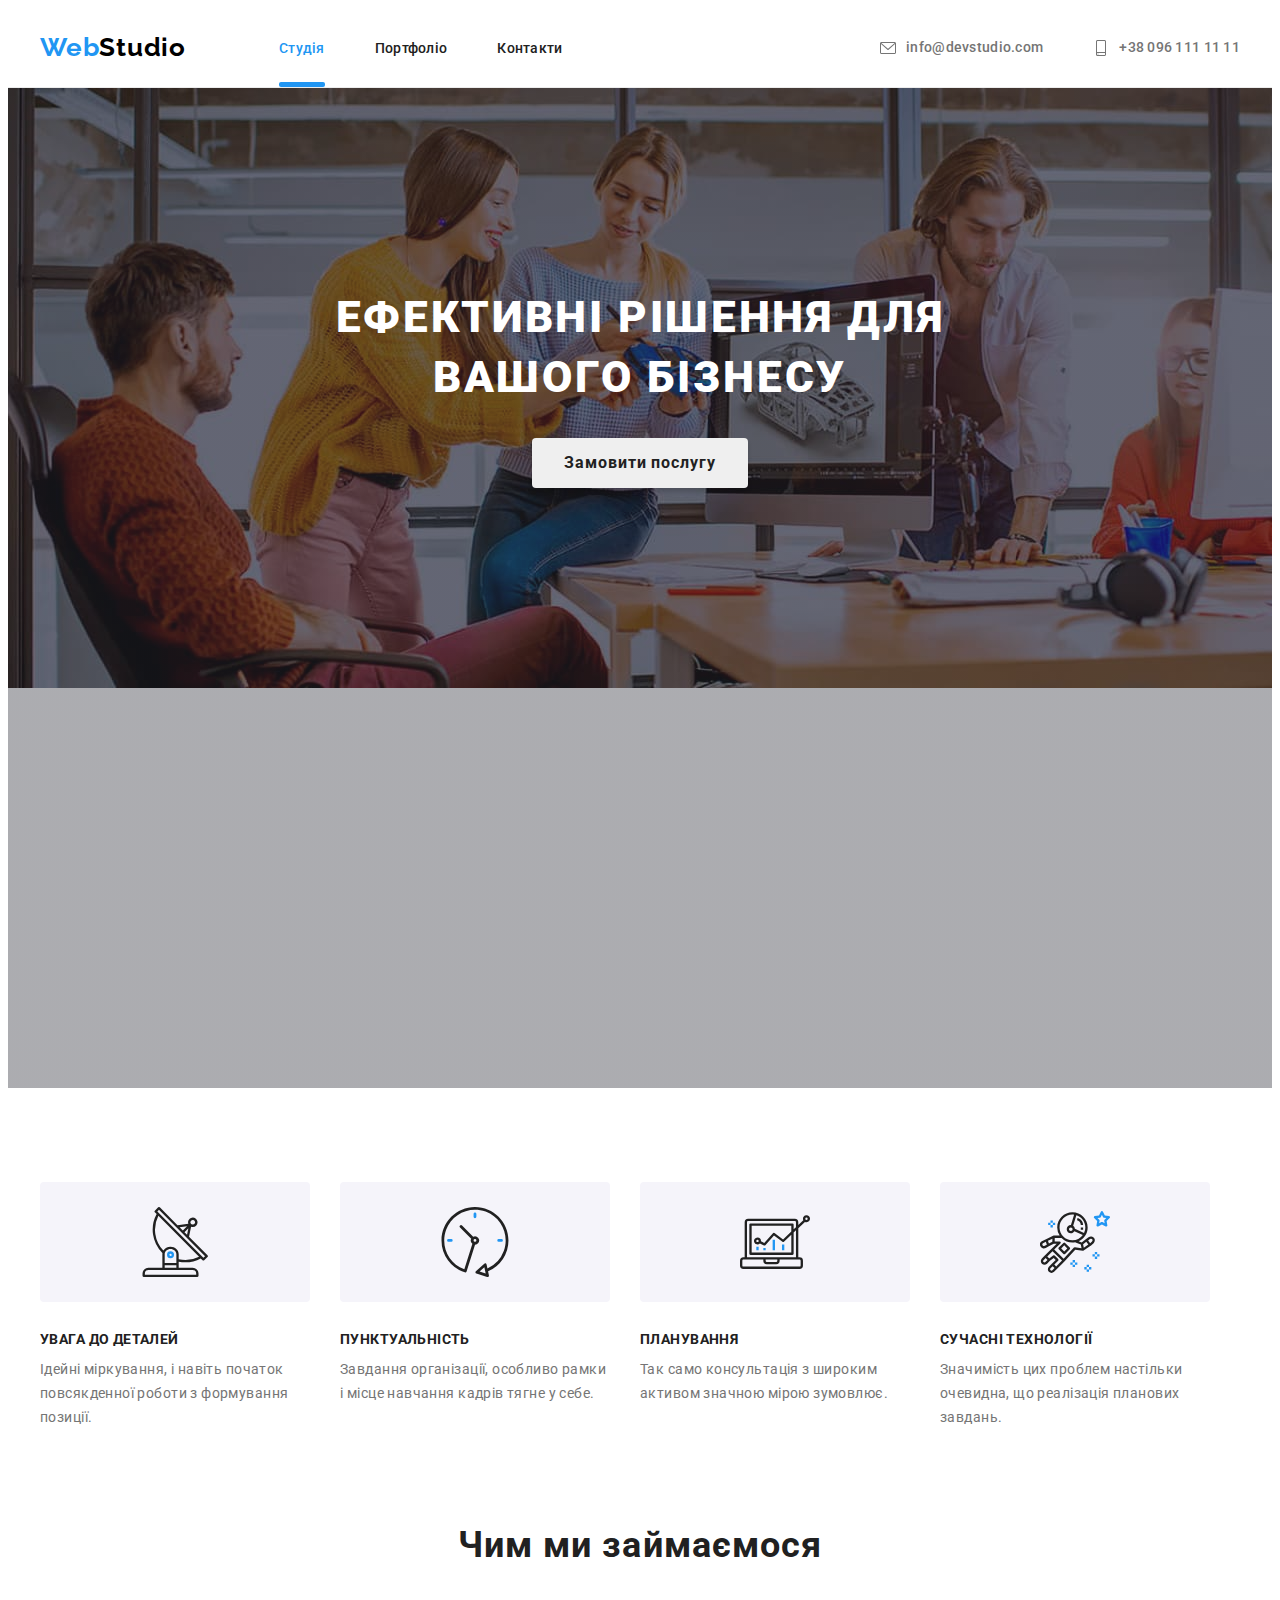
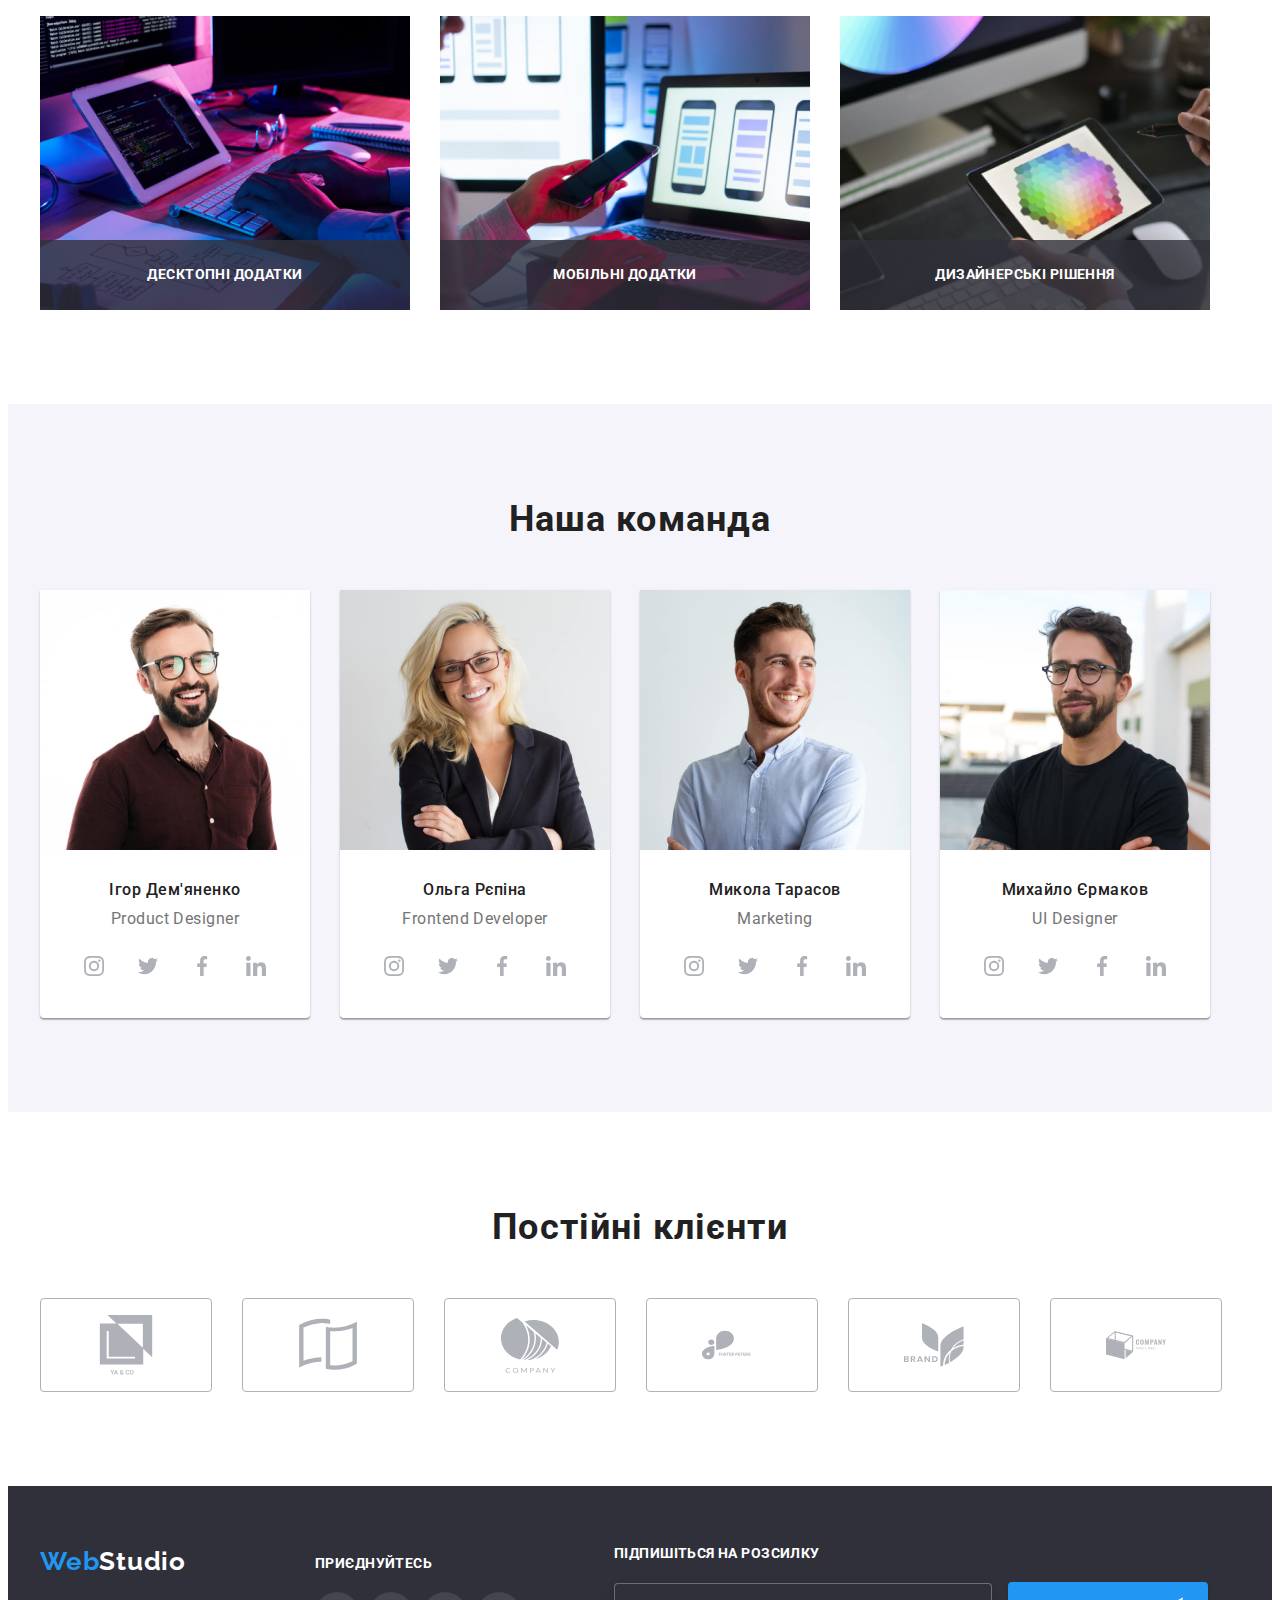
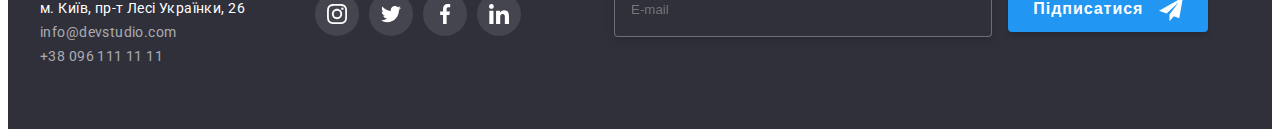
<file: index.html>
<!DOCTYPE html>
<html lang="uk">
  <head>
    <meta charset="UTF-8" />
    <meta http-equiv="X-UA-Compatible" content="IE=edge" />
    <meta name="viewport" content="width=device-width, initial-scale=1.0" />
    <title>Студія</title>
    <link rel="preconnect" href="https://fonts.googleapis.com" />
    <link rel="preconnect" href="https://fonts.gstatic.com" crossorigin />
    <link
      href="https://fonts.googleapis.com/css2?family=Raleway:wght@700&family=Roboto:wght@400;500;700;900&display=swap"
      rel="stylesheet"
    />
    <link
      rel="stylesheet"
      href="https://cdnjs.cloudflare.com/ajax/libs/modern-normalize/1.1.0/modern-normalize.min.css"
      integrity="sha512-wpPYUAdjBVSE4KJnH1VR1HeZfpl1ub8YT/NKx4PuQ5NmX2tKuGu6U/JRp5y+Y8XG2tV+wKQpNHVUX03MfMFn9Q=="
      crossorigin="anonymous"
      referrerpolicy="no-referrer"
    />
    <link rel="stylesheet" href="./css/main.min.css" />
  </head>
  <body>
    <!-- Шапка -->
    <header class="header">
      <div class="conteiner header-div">
        <nav class="flex header-div__nav">
          <a href="./index.html" class="header-div__logo"> <span class="web">Web</span>Studio </a>
          <ul class="list flex">
            <li>
              <a href="./index.html" class="header-div__link active">Студія</a>
            </li>
            <li>
              <a href="./portfolio.html" class="header-div__link">Портфоліо</a>
            </li>
            <li>
              <a href="/" class="header-div__link">Контакти</a>
            </li>
          </ul>
        </nav>
        <ul class="list flex header-nav">
          <!-- Посилання на почту -->
          <li class="header-nav_list">
            <a href="mailto:info@devstudio.com" class="header-nav__tel"
              ><svg class="header-nav__icon">
                <use href="./images/icons.svg#icon-mail"></use></svg
              >info@devstudio.com</a
            >
          </li>
          <!-- Посилання на телефон -->
          <li>
            <a href="tel:+380961111111" class="header-nav__tel"
              ><svg class="header-nav__icon">
                <use href="./images/icons.svg#icon-smartphone"></use></svg
              >+38 096 111 11 11</a
            >
          </li>
        </ul>
      </div>
    </header>
    <!-- Меин -->
    <main>
      <!-- Секція с кнопкой -->
      <section class="hero">
        <div class="conteiner">
          <h1 class="hero__tittle">
            Ефективні рішення для <br />
            вашого бізнесу
          </h1>
          <button type="button" class="hero__button" data-modal-open>Замовити послугу</button>
        </div>
      </section>
      <!-- Секція Особливості -->
      <section class="section">
        <div class="conteiner">
          <h2 hidden>Особливості</h2>
          <ul class="list flex opportunity">
            <li>
              <div class="oppotunity__icon">
                <svg class="oppotunity__svg">
                  <use href="./images/icons.svg#icon-Sputnik"></use>
                </svg>
              </div>
              <h3 class="tittle-opportunity">УВАГА ДО ДЕТАЛЕЙ</h3>
              <p class="text-opportunity">
                Ідейні міркування, і навіть початок повсякденної роботи з формування позиції.
              </p>
            </li>
            <li>
              <div class="oppotunity__icon">
                <svg class="oppotunity__svg">
                  <use href="./images/icons.svg#icon-clock"></use>
                </svg>
              </div>
              <h3 class="tittle-opportunity">ПУНКТУАЛЬНІСТЬ</h3>
              <p class="text-opportunity">
                Завдання організації, особливо рамки і місце навчання кадрів тягне у себе.
              </p>
            </li>
            <li>
              <div class="oppotunity__icon">
                <svg class="oppotunity__svg">
                  <use href="./images/icons.svg#icon-diagram"></use>
                </svg>
              </div>
              <h3 class="tittle-opportunity">ПЛАНУВАННЯ</h3>
              <p class="text-opportunity">
                Так само консультація з широким активом значною мірою зумовлює.
              </p>
            </li>
            <li>
              <div class="oppotunity__icon">
                <svg class="oppotunity__svg">
                  <use href="./images/icons.svg#icon-astronaut"></use>
                </svg>
              </div>
              <h3 class="tittle-opportunity">СУЧАСНІ ТЕХНОЛОГІЇ</h3>
              <p class="text-opportunity">
                Значимість цих проблем настільки очевидна, що реалізація планових завдань.
              </p>
            </li>
          </ul>
        </div>
      </section>
      <!-- Секція чим займаемось -->
      <section class="section what-we-do">
        <div class="conteiner">
          <h2 class="tittle-section">Чим ми займаємося</h2>
          <ul class="list flex what-we-do__ul">
            <li>
              <div class="index-overlay">
                <img
                  src="./images/Декстопні-додатки.jpg"
                  alt="Десктопні додатки"
                  width="370"
                  height="294"
                />
                <div class="box-decoration">
                  <p class="box-decoration-tittle">Десктопні додатки</p>
                </div>
              </div>
            </li>
            <li>
              <div class="index-overlay">
                <img
                  src="./images/Мобільні-додатки.jpg"
                  alt="Мобільні додатки"
                  width="370"
                  height="294"
                />
                <div class="box-decoration">
                  <p class="box-decoration-tittle">Мобільні додатки</p>
                </div>
              </div>
            </li>
            <li>
              <div class="index-overlay">
                <img
                  src="./images/Дизайнерські-рішення.jpg"
                  alt="Дизайнерські рішення"
                  width="370"
                  height="294"
                />
                <div class="box-decoration">
                  <p class="box-decoration-tittle">Дизайнерські рішення</p>
                </div>
              </div>
            </li>
          </ul>
        </div>
      </section>
      <!-- Секція Наша Команда -->
      <section class="team section">
        <div class="conteiner">
          <h2 class="team-tittle">Наша команда</h2>
          <ul class="list flex">
            <li class="team-worker">
              <img
                src="./images/Product-designer.jpg"
                alt="Дизайнер продукту"
                width="270"
                height="260"
              />
              <h3 class="team-worker__tittle">Ігор Дем'яненко</h3>
              <p lang="en" class="team-worker__text">Product Designer</p>
              <ul class="flex list">
                <li class="Developer Developer__Igor">
                  <a href="/" class="Developer__icons"
                    ><svg class="Developer__svg">
                      <use href="./images/icons.svg#icon-instagram"></use></svg
                  ></a>
                </li>
                <li class="Developer">
                  <a href="/" class="Developer__icons"
                    ><svg class="Developer__svg">
                      <use href="./images/icons.svg#icon-twitter"></use></svg
                  ></a>
                </li>
                <li class="Developer">
                  <a href="/" class="Developer__icons"
                    ><svg class="Developer__svg">
                      <use href="./images/icons.svg#icon-facebook"></use></svg
                  ></a>
                </li>
                <li class="Developer">
                  <a href="/" class="Developer__icons"
                    ><svg class="Developer__svg">
                      <use href="./images/icons.svg#icon-linkedin"></use></svg
                  ></a>
                </li>
              </ul>
            </li>
            <li class="team-worker">
              <img
                src="./images/Frontend-developer.jpg"
                alt="Фронтенд розробник"
                width="270"
                height="260"
              />
              <h3 class="team-worker__tittle">Ольга Рєпіна</h3>
              <p lang="en" class="team-worker__text">Frontend Developer</p>
              <ul class="flex list">
                <li class="Developer Developer__Igor">
                  <a href="/" class="Developer__icons"
                    ><svg class="Developer__svg">
                      <use href="./images/icons.svg#icon-instagram"></use></svg
                  ></a>
                </li>
                <li class="Developer">
                  <a href="/" class="Developer__icons"
                    ><svg class="Developer__svg">
                      <use href="./images/icons.svg#icon-twitter"></use></svg
                  ></a>
                </li>
                <li class="Developer">
                  <a href="/" class="Developer__icons"
                    ><svg class="Developer__svg">
                      <use href="./images/icons.svg#icon-facebook"></use></svg
                  ></a>
                </li>
                <li class="Developer">
                  <a href="/" class="Developer__icons"
                    ><svg class="Developer__svg">
                      <use href="./images/icons.svg#icon-linkedin"></use></svg
                  ></a>
                </li>
              </ul>
            </li>
            <li class="team-worker">
              <img
                src="./images/Marketing-company.jpg"
                alt="Головний Маркетолог"
                width="270"
                height="260"
              />
              <h3 class="team-worker__tittle">Микола Тарасов</h3>
              <p lang="en" class="team-worker__text">Marketing</p>
              <ul class="flex list our-team-icn">
                <li class="Developer Developer__Igor">
                  <a href="/" class="Developer__icons"
                    ><svg class="Developer__svg">
                      <use href="./images/icons.svg#icon-instagram"></use></svg
                  ></a>
                </li>
                <li class="Developer">
                  <a href="/" class="Developer__icons"
                    ><svg class="Developer__svg">
                      <use href="./images/icons.svg#icon-twitter"></use></svg
                  ></a>
                </li>
                <li class="Developer">
                  <a href="/" class="Developer__icons"
                    ><svg class="Developer__svg">
                      <use href="./images/icons.svg#icon-facebook"></use></svg
                  ></a>
                </li>
                <li class="Developer">
                  <a href="/" class="Developer__icons"
                    ><svg class="Developer__svg">
                      <use href="./images/icons.svg#icon-linkedin"></use></svg
                  ></a>
                </li>
              </ul>
            </li>
            <li class="team-worker">
              <img
                src="./images/UI-designer.jpg"
                alt="Дизайнер інтерфейсу"
                width="270"
                height="260"
              />
              <h3 class="team-worker__tittle">Михайло Єрмаков</h3>
              <p lang="en" class="team-worker__text">UI Designer</p>
              <ul class="flex list">
                <li class="Developer Developer__Igor">
                  <a href="/" class="Developer__icons"
                    ><svg class="Developer__svg">
                      <use href="./images/icons.svg#icon-instagram"></use></svg
                  ></a>
                </li>
                <li class="Developer">
                  <a href="/" class="Developer__icons"
                    ><svg class="Developer__svg">
                      <use href="./images/icons.svg#icon-twitter"></use></svg
                  ></a>
                </li>
                <li class="Developer">
                  <a href="/" class="Developer__icons"
                    ><svg class="Developer__svg">
                      <use href="./images/icons.svg#icon-facebook"></use></svg
                  ></a>
                </li>
                <li class="Developer">
                  <a href="/" class="Developer__icons"
                    ><svg class="Developer__svg">
                      <use href="./images/icons.svg#icon-linkedin"></use></svg
                  ></a>
                </li>
              </ul>
            </li>
          </ul>
        </div>
      </section>
      <section class="section">
        <div class="conteiner">
          <h2 class="tittle-clients">Постійні клієнти</h2>
          <ul class="flex list">
            <li class="regular-customers">
              <div>
                <a href="" class="regular-customers__link"
                  ><svg class="regular-customers__svg">
                    <use href="./images/icons.svg#icon-yaco"></use></svg
                ></a>
              </div>
            </li>
            <li class="regular-customers">
              <div>
                <a href="" class="regular-customers__link"
                  ><svg class="regular-customers__svg">
                    <use href="./images/icons.svg#icon-Union"></use></svg
                ></a>
              </div>
            </li>
            <li class="regular-customers">
              <div>
                <a href="" class="regular-customers__link"
                  ><svg class="regular-customers__svg">
                    <use href="./images/icons.svg#icon-company"></use></svg
                ></a>
              </div>
            </li>
            <li class="regular-customers">
              <div>
                <a href="" class="regular-customers__link"
                  ><svg class="regular-customers__svg">
                    <use href="./images/icons.svg#icon-foster-peters"></use></svg
                ></a>
              </div>
            </li>
            <li class="regular-customers">
              <div>
                <a href="" class="regular-customers__link"
                  ><svg class="regular-customers__svg">
                    <use href="./images/icons.svg#icon-brand"></use></svg
                ></a>
              </div>
            </li>
            <li class="regular-customers">
              <div>
                <a href="" class="regular-customers__link"
                  ><svg class="regular-customers__svg">
                    <use href="./images/icons.svg#icon-company-tag-line"></use></svg
                ></a>
              </div>
            </li>
          </ul>
        </div>
      </section>
      <div class="backdrop is-hidden" data-modal>
        <div class="modal">
          <button class="modal-button-close" data-modal-close>
            <svg width="11" height="11"><use href="./images/icon-close.svg#icon-Vector"></use></svg>
          </button>
          <p class="modal-tittle">Залиште свої дані, ми вам передзвонимо</p>
          <form class="form">
            <div class="form-field">
              <label for="name" class="form-label">Ім'я </label>
              <div class="input-icon">
                <input type="text" class="form-input" name="name" id="name" required />
                <svg class="checkbox-phone icon-phone">
                  <use href="./images/icon-close.svg#icon-person-black"></use>
                </svg>
              </div>
            </div>
            <div class="form-field">
              <label for="tel" class="form-label">Телефон</label>
              <div class="input-icon">
                <input
                  type="tel"
                  class="form-input"
                  name="tel"
                  pattern="[\+]\d{3}\s[\(]\d{2}[\)]\s\d{3}[\-]\d{2}[\-]\d{2}"
                  id="tel"
                />
                <svg class="checkbox-phone icon-phone">
                  <use href="./images/icon-close.svg#icon-phone-black"></use>
                </svg>
              </div>
            </div>
            <div class="form-field">
              <label for="email" class="form-label">Почта</label>
              <div class="input-icon">
                <input type="email" class="form-input" name="email" id="email" />
                <svg class="checkbox-phone icon-phone">
                  <use href="./images/icon-close.svg#icon-email-black"></use>
                </svg>
              </div>
            </div>
            <div class="form-field">
              <label for="comment" class="form-label">Коментар</label>
              <textarea
                class="form-area"
                name="comment"
                id="comment"
                placeholder="Введіть текст"
              ></textarea>
            </div>
            <div class="agreament">
              <input type="checkbox" class="checkbox" name="checkbox" id="checkbox" hidden />
              <label for="checkbox" class="check-label"
                >Погоджуюся з розсилкою та приймаю
                <span class="checkbox-link"><a href="">Умови договору</a></span></label
              >
            </div>
            <button type="submit" class="button-submit">Відправити</button>
          </form>
        </div>
      </div>
    </main>
    <!-- Футер -->
    <footer class="basement">
      <div class="conteiner flex">
        <div>
          <a href="https://vanvalera.github.io/goit-markup-hw-02/index.html" class="basement__logo">
            <span class="web">Web</span>Studio
          </a>
          <address class="adress-style">
            <ul class="list">
              <li class="adress-style__item">
                <a href="https://goo.gl/maps/cJ9QzEwfVTvkRfvY8" class="adress-style__link"
                  >м. Київ, пр-т Лесі Українки, 26</a
                >
              </li>
              <li class="adress-style__item">
                <a href="mailto:info@devstudio.com" class="adress-style__tel">info@devstudio.com</a>
              </li>
              <li class="adress-style__item">
                <a href="tel:+380961111111" class="adress-style__tel">+38 096 111 11 11</a>
              </li>
            </ul>
          </address>
        </div>
        <div class="footer-social">
          <h3 class="footer-social__tittle">приєднуйтесь</h3>
          <ul class="flex list">
            <li class="Developer">
              <a href="/" class="Developer__icons Developer__borders"
                ><svg class="Developer__svg">
                  <use href="./images/icons.svg#icon-instagram"></use></svg
              ></a>
            </li>
            <li class="Developer">
              <a href="/" class="Developer__icons Developer__borders"
                ><svg class="Developer__svg">
                  <use href="./images/icons.svg#icon-twitter"></use></svg
              ></a>
            </li>
            <li class="Developer">
              <a href="/" class="Developer__icons Developer__borders"
                ><svg class="Developer__svg">
                  <use href="./images/icons.svg#icon-facebook"></use></svg
              ></a>
            </li>
            <li class="Developer">
              <a href="/" class="Developer__icons Developer__borders"
                ><svg class="Developer__svg">
                  <use href="./images/icons.svg#icon-linkedin"></use></svg
              ></a>
            </li>
          </ul>
        </div>
        <form class="footer-form">
          <label for="join" class="form-label-foot">Підпишіться на розсилку</label>
          <input type="email" class="form-input-foot" name="join" id="join" placeholder="E-mail" />
          <button type="submit" class="button-foot">
            Підписатися
            <span
              ><svg class="join-foot-icon">
                <use href="./images/icon-close.svg#icon-icon-send"></use></svg
            ></span>
          </button>
        </form>
      </div>
    </footer>
    <script src="./modal.js"></script>
  </body>
</html>
</file>
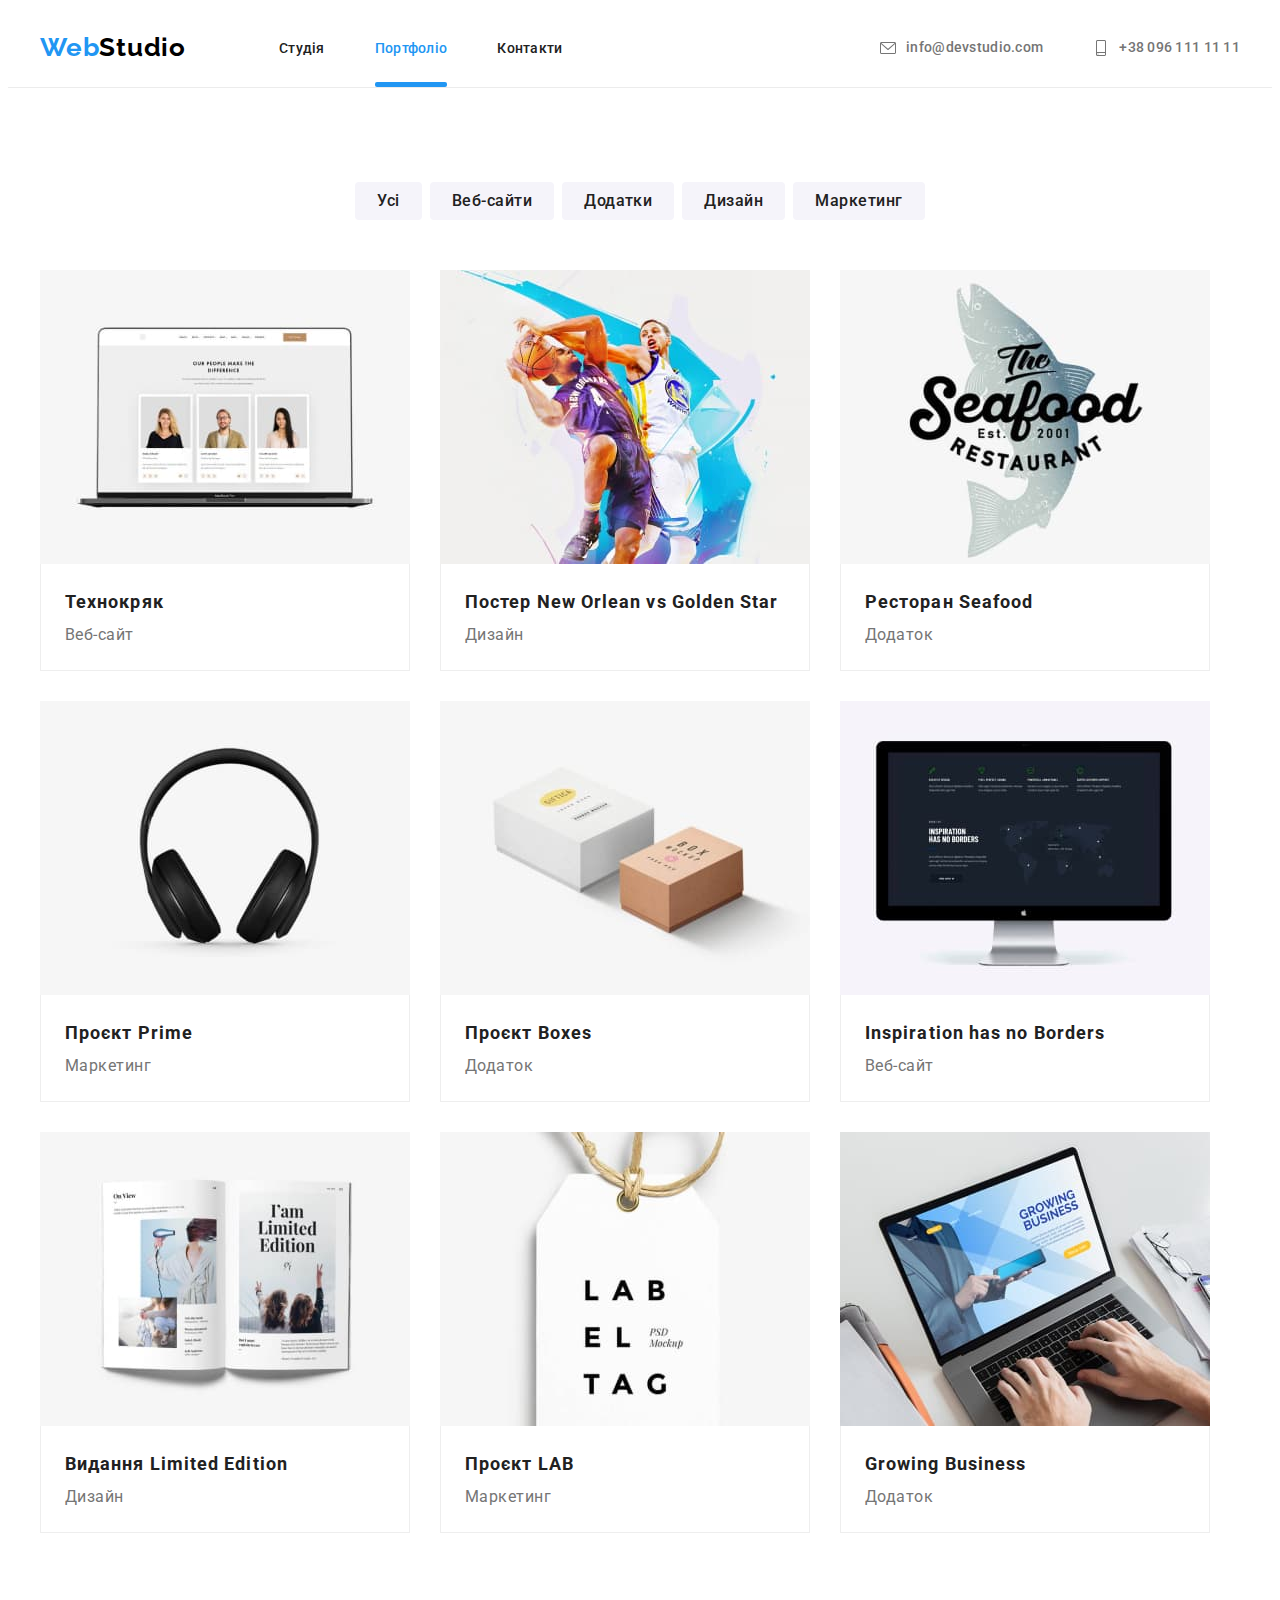
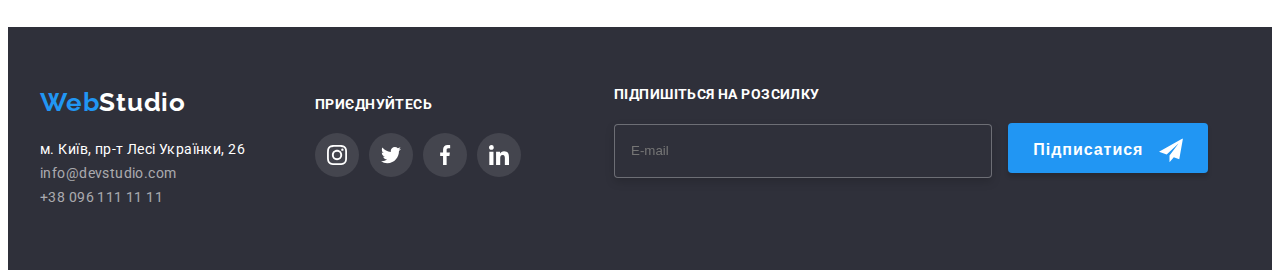
<file: portfolio.html>
<!DOCTYPE html>
<html lang="uk">
  <head>
    <meta charset="UTF-8" />
    <meta http-equiv="X-UA-Compatible" content="IE=edge" />
    <meta name="viewport" content="width=device-width, initial-scale=1.0" />
    <title>Портфоліо</title>
    <link rel="preconnect" href="https://fonts.googleapis.com" />
    <link rel="preconnect" href="https://fonts.gstatic.com" crossorigin />
    <link
      href="https://fonts.googleapis.com/css2?family=Raleway:wght@700&family=Roboto:wght@400;500;700;900&display=swap"
      rel="stylesheet"
    />
    <link
      rel="stylesheet"
      href="https://cdnjs.cloudflare.com/ajax/libs/modern-normalize/1.1.0/modern-normalize.min.css"
      integrity="sha512-wpPYUAdjBVSE4KJnH1VR1HeZfpl1ub8YT/NKx4PuQ5NmX2tKuGu6U/JRp5y+Y8XG2tV+wKQpNHVUX03MfMFn9Q=="
      crossorigin="anonymous"
      referrerpolicy="no-referrer"
    />
    <link rel="stylesheet" href="./css/main.min.css" />
  </head>
  <body>
    <!-- Шапка -->
    <header class="header">
      <div class="conteiner header-div">
        <nav class="flex header-div__nav">
          <a href="./index.html" class="header-div__logo"> <span class="web">Web</span>Studio </a>
          <ul class="list flex">
            <li>
              <a href="./index.html" class="header-div__link">Студія</a>
            </li>
            <li>
              <a href="./portfolio.html" class="header-div__link active">Портфоліо</a>
            </li>
            <li>
              <a href="/" class="header-div__link">Контакти</a>
            </li>
          </ul>
        </nav>
        <ul class="list flex header-nav">
          <!-- Посилання на почту -->
          <li class="header-nav_list">
            <a href="mailto:info@devstudio.com" class="header-nav__tel"
              ><svg class="header-nav__icon">
                <use href="./images/icons.svg#icon-mail"></use></svg
              >info@devstudio.com</a
            >
          </li>
          <!-- Посилання на телефон -->
          <li>
            <a href="tel:+380961111111" class="header-nav__tel"
              ><svg class="header-nav__icon">
                <use href="./images/icons.svg#icon-smartphone"></use></svg
              >+38 096 111 11 11</a
            >
          </li>
        </ul>
      </div>
    </header>
    <!-- Меин -->
    <main>
      <section class="section">
        <div class="conteiner">
          <h1 hidden>Список</h1>
          <ul class="list flex button-portfolio">
            <li><button type="button" class="button-portfolio__list">Усі</button></li>
            <li><button type="button" class="button-portfolio__list">Веб-сайти</button></li>
            <li><button type="button" class="button-portfolio__list">Додатки</button></li>
            <li><button type="button" class="button-portfolio__list">Дизайн</button></li>
            <li><button type="button" class="button-portfolio__list">Маркетинг</button></li>
          </ul>
          <ul class="list flex wrap">
            <li>
              <div class="overlay">
                <img src="./images/Технокряк.jpg" alt="Технокряк" width="370" height="294" />
                <div class="box">
                  <p class="overlay-technocrack">
                    Ресурс пропонує комплексні пропозиції з різним рівнем функціоналу та сервісів.
                    Все це дозволить відвідувачу отримати вичерпні відомості про компанію чи
                    приватну особу.
                  </p>
                </div>
              </div>
              <div class="portfolio-content">
                <h2 class="portfolio-content__tittle">Технокряк</h2>
                <p class="portfolio-content__text">Веб-сайт</p>
              </div>
            </li>
            <li>
              <div class="overlay">
                <img
                  src="./images/Постер.jpg"
                  alt="Баскетбольний постер"
                  width="370"
                  height="294"
                />
                <div class="box">
                  <p class="overlay-technocrack">
                    Ресурс пропонує комплексні пропозиції з різним рівнем функціоналу та сервісів.
                    Все це дозволить відвідувачу отримати вичерпні відомості про компанію чи
                    приватну особу.
                  </p>
                </div>
              </div>
              <div class="portfolio-content">
                <h2 class="portfolio-content__tittle">Постер New Orlean vs Golden Star</h2>
                <p class="portfolio-content__text">Дизайн</p>
              </div>
            </li>
            <li>
              <div class="overlay">
                <img
                  src="./images/Ресторан.jpg"
                  alt="Ресторан морскої їжі"
                  width="370"
                  height="294"
                />
                <div class="box">
                  <p class="overlay-technocrack">
                    Ресурс пропонує комплексні пропозиції з різним рівнем функціоналу та сервісів.
                    Все це дозволить відвідувачу отримати вичерпні відомості про компанію чи
                    приватну особу.
                  </p>
                </div>
              </div>
              <div class="portfolio-content">
                <h2 class="portfolio-content__tittle">Ресторан Seafood</h2>
                <p class="portfolio-content__text">Додаток</p>
              </div>
            </li>
            <li>
              <div class="overlay">
                <img src="./images/Навушники.jpg" alt="Навушники" width="370" height="294" />
                <div class="box">
                  <p class="overlay-technocrack">
                    Ресурс пропонує комплексні пропозиції з різним рівнем функціоналу та сервісів.
                    Все це дозволить відвідувачу отримати вичерпні відомості про компанію чи
                    приватну особу.
                  </p>
                </div>
              </div>
              <div class="portfolio-content">
                <h2 class="portfolio-content__tittle">Проєкт Prime</h2>
                <p class="portfolio-content__text">Маркетинг</p>
              </div>
            </li>
            <li>
              <div class="overlay">
                <img src="./images/Коробки.jpg" alt="Коробки" width="370" height="294" />
                <div class="box">
                  <p class="overlay-technocrack">
                    Ресурс пропонує комплексні пропозиції з різним рівнем функціоналу та сервісів.
                    Все це дозволить відвідувачу отримати вичерпні відомості про компанію чи
                    приватну особу.
                  </p>
                </div>
              </div>
              <div class="portfolio-content">
                <h2 class="portfolio-content__tittle">Проєкт Boxes</h2>
                <p class="portfolio-content__text">Додаток</p>
              </div>
            </li>
            <li>
              <div class="overlay">
                <img src="./images/Монітор.jpg" alt="Монітор" width="370" height="294" />
                <div class="box">
                  <p class="overlay-technocrack">
                    Ресурс пропонує комплексні пропозиції з різним рівнем функціоналу та сервісів.
                    Все це дозволить відвідувачу отримати вичерпні відомості про компанію чи
                    приватну особу.
                  </p>
                </div>
              </div>
              <div class="portfolio-content">
                <h2 class="portfolio-content__tittle">Inspiration has no Borders</h2>
                <p class="portfolio-content__text">Веб-сайт</p>
              </div>
            </li>
            <li>
              <div class="overlay">
                <img src="./images/Журнал.jpg" alt="Журнал" width="370" height="294" />
                <div class="box">
                  <p class="overlay-technocrack">
                    Ресурс пропонує комплексні пропозиції з різним рівнем функціоналу та сервісів.
                    Все це дозволить відвідувачу отримати вичерпні відомості про компанію чи
                    приватну особу.
                  </p>
                </div>
              </div>
              <div class="portfolio-content">
                <h2 class="portfolio-content__tittle">Видання Limited Edition</h2>
                <p class="portfolio-content__text">Дизайн</p>
              </div>
            </li>
            <li>
              <div class="overlay">
                <img src="./images/Бірка.jpg" alt="Бірка" width="370" height="294" />
                <div class="box">
                  <p class="overlay-technocrack">
                    Ресурс пропонує комплексні пропозиції з різним рівнем функціоналу та сервісів.
                    Все це дозволить відвідувачу отримати вичерпні відомості про компанію чи
                    приватну особу.
                  </p>
                </div>
              </div>
              <div class="portfolio-content">
                <h2 class="portfolio-content__tittle">Проєкт LAB</h2>
                <p class="portfolio-content__text">Маркетинг</p>
              </div>
            </li>
            <li>
              <div class="overlay">
                <img src="./images/Ноутбук.jpg" alt="Ноутбук" width="370" height="294" />
                <div class="box">
                  <p class="overlay-technocrack">
                    Ресурс пропонує комплексні пропозиції з різним рівнем функціоналу та сервісів.
                    Все це дозволить відвідувачу отримати вичерпні відомості про компанію чи
                    приватну особу.
                  </p>
                </div>
              </div>
              <div class="portfolio-content">
                <h2 class="portfolio-content__tittle">Growing Business</h2>
                <p class="portfolio-content__text">Додаток</p>
              </div>
            </li>
          </ul>
        </div>
      </section>
    </main>
    <!-- Футер -->
    <footer class="basement">
      <div class="conteiner flex">
        <div>
          <a href="https://vanvalera.github.io/goit-markup-hw-02/index.html" class="basement__logo">
            <span class="web">Web</span>Studio
          </a>
          <address class="adress-style">
            <ul class="list">
              <li class="adress-style__item">
                <a href="https://goo.gl/maps/cJ9QzEwfVTvkRfvY8" class="adress-style__link"
                  >м. Київ, пр-т Лесі Українки, 26</a
                >
              </li>
              <li class="adress-style__item">
                <a href="mailto:info@devstudio.com" class="adress-style__tel">info@devstudio.com</a>
              </li>
              <li class="adress-style__item">
                <a href="tel:+380961111111" class="adress-style__tel">+38 096 111 11 11</a>
              </li>
            </ul>
          </address>
        </div>
        <div class="footer-social">
          <h3 class="footer-social__tittle">приєднуйтесь</h3>
          <ul class="flex list">
            <li class="Developer">
              <a href="/" class="Developer__icons Developer__borders"
                ><svg class="Developer__svg">
                  <use href="./images/icons.svg#icon-instagram"></use></svg
              ></a>
            </li>
            <li class="Developer">
              <a href="/" class="Developer__icons Developer__borders"
                ><svg class="Developer__svg">
                  <use href="./images/icons.svg#icon-twitter"></use></svg
              ></a>
            </li>
            <li class="Developer">
              <a href="/" class="Developer__icons Developer__borders"
                ><svg class="Developer__svg">
                  <use href="./images/icons.svg#icon-facebook"></use></svg
              ></a>
            </li>
            <li class="Developer">
              <a href="/" class="Developer__icons Developer__borders"
                ><svg class="Developer__svg">
                  <use href="./images/icons.svg#icon-linkedin"></use></svg
              ></a>
            </li>
          </ul>
        </div>
        <form class="footer-form">
          <label for="join" class="form-label-foot">Підпишіться на розсилку</label>
          <input type="email" class="form-input-foot" name="join" id="join" placeholder="E-mail" />
          <button type="submit" class="button-foot">
            Підписатися
            <span
              ><svg class="join-foot-icon">
                <use href="./images/icon-close.svg#icon-icon-send"></use></svg
            ></span>
          </button>
        </form>
      </div>
    </footer>
  </body>
</html>
</file>
<file: css/main.min.css>
:root{--primary-header-color: #212121;--second-header-color: #757575;--accent-header-color: #2196f3;--primary-body-color: #ffffff;--second-body-color: #212121;--accent-body-color: #2196f3;--primary-footer-color: #ffffff;--second-footer-color: #2f303a;--accent-footer-color: #2196f3;--icons-primary-color: #afb1b8;--main-transition: 250ms cubic-bezier(0.4, 0, 0.2, 1)}body{font-family:"Roboto","Raleway";color:#fff}p,h1,h2,h3,h4,h5,h6{margin:0px}ul{margin:0px;padding-left:0px}img{display:block;max-height:100%}.list{list-style:none}.flex{display:flex}.conteiner{width:1200px;padding:0px 15px;margin:0px auto}.section{padding-top:94px;padding-bottom:94px}.header{border-bottom:1px solid #ececec}.header-div{display:flex;align-items:center}.header-div__nav{align-items:center}.header-div__nav li:not(:last-child){margin-right:50px}.header-div__logo{padding-top:24px;padding-bottom:24px;color:#000;font-family:"Raleway";font-weight:700;font-size:26px;line-height:1.19;letter-spacing:.03em;text-decoration:none}.web{color:var(--accent-header-color)}.header-div__nav>ul{margin-left:93px}.header-div__link{padding-top:32px;padding-bottom:31px;color:var(--primary-header-color);font-weight:500;font-size:14px;line-height:1.14;letter-spacing:.02em;text-decoration:none;transition:var(--main-transition)}.header-div__link:hover,.header-div__link:focus{color:var(--accent-header-color)}.header-nav_list{margin-right:50px}.header-nav{margin-left:auto}.header-nav__tel{display:flex;align-items:center;padding-top:32px;padding-bottom:31px;color:var(--second-header-color);font-weight:500;font-size:14px;line-height:1.14;letter-spacing:.02em;text-decoration:none;transition:var(--main-transition)}.header-nav__tel:focus,.header-nav__tel:hover{color:var(--accent-header-color)}.header-nav__icon{height:16px;width:16px;margin-right:10px;fill:currentColor}.hero{padding-top:200px;padding-bottom:200px;max-width:1600px;height:600px;margin-left:auto;margin-right:auto;background-image:linear-gradient(rgba(47, 48, 58, 0.4), rgba(47, 48, 58, 0.4)),url("../images/BackgroundFon.jpg");background-repeat:no-repeat}.hero>.conteiner{text-align:center}.hero__tittle{margin-bottom:30px;color:var(--primary-body-color);font-weight:900;font-size:44px;line-height:1.36;text-align:center;letter-spacing:.06em;text-transform:uppercase}.hero__button{font-family:inherit;font-weight:700;font-size:16px;line-height:1.88;align-items:center;text-align:center;letter-spacing:.06em;color:var(--second-body-color);width:216px;height:50px;cursor:pointer;box-shadow:0px 4px 4px rgba(0,0,0,.15);border-radius:4px;border-style:none}.hero__button:hover,.hero__button:focus{background:var(--accent-body-color);color:var(--primary-body-color);transition:var(--main-transition)}.opportunity{margin:0px auto}.opportunity>li:not(:last-child){margin-right:30px}.opportunity>li{max-width:270px}.tittle-opportunity{margin-bottom:10px;font-weight:700;font-size:14px;line-height:1.14;letter-spacing:.03em;text-transform:uppercase;color:var(--second-body-color)}.text-opportunity{font-weight:400;font-size:14px;line-height:1.71;letter-spacing:.03em;color:#757575}.tittle-section{margin-bottom:50px;font-weight:700;font-size:36px;line-height:1.17;text-align:center;letter-spacing:.03em;color:var(--second-body-color)}.oppotunity__icon{margin-bottom:30px;display:flex;width:270px;height:120px;align-items:center;justify-content:center;background:#f5f4fa;border-radius:4px}.oppotunity__svg{width:70px;height:70px}.what-we-do__ul>li:not(:last-child){margin-right:30px}.what-we-do{padding-top:0px}.team{background:#f5f4fa}.team-tittle{margin-bottom:50px;font-weight:700;font-size:36px;line-height:1.17;text-align:center;letter-spacing:.03em;color:var(--second-body-color)}.team-worker__tittle{margin-top:30px;margin-bottom:10px;font-weight:500;font-size:16px;line-height:1.19;text-align:center;letter-spacing:.03em;color:var(--second-body-color)}.team-worker{box-shadow:0px 1px 3px rgba(0,0,0,.12),0px 1px 1px rgba(0,0,0,.14),0px 2px 1px rgba(0,0,0,.2);border-radius:0px 0px 4px 4px;background:var(--primary-body-color)}.team-worker:not(:last-child){margin-right:30px}.team-worker__text{margin-bottom:16px;font-size:16px;line-height:1.19;text-align:center;letter-spacing:.03em;color:#757575}.Developer__icons{display:flex;align-items:center;justify-content:center;width:44px;height:44px;fill:var(--icons-primary-color);transition:fill var(--main-transition)}.Developer__icons:hover,.Developer__icons:focus{background-color:#2196f3;fill:var(--primary-body-color);border-radius:50%}.Developer:not(:last-child){margin-right:10px}.Developer__Igor{margin-left:32px;margin-bottom:30px}.Developer__svg{width:20px;height:20px}.regular-customers__link{display:flex;align-items:center;justify-content:center;width:170px;height:92px;border:1px solid #afb1b8;border-radius:4px;fill:#afb1b8;transition:var(--main-transition)}.regular-customers__link:hover{fill:#2196f3;border:1px solid #2196f3}.regular-customers__svg{width:106px;height:60px}.tittle-clients{margin-bottom:50px;font-weight:700;font-size:36px;line-height:42px;text-align:center;letter-spacing:.03em;color:#212121}.regular-customers:not(:last-child){margin-right:30px}.basement{padding-top:60px;padding-bottom:60px;background:var(--second-footer-color)}.basement__logo{font-family:"Raleway";font-weight:700;font-size:26px;line-height:1.19;letter-spacing:.03em;color:var(--primary-footer-color);text-decoration:none}.adress-style__link{margin-bottom:9px;font-weight:400;font-size:14px;line-height:1.71;letter-spacing:.03em;color:var(--primary-footer-color);text-decoration:none;transition:var(--main-transition)}.adress-style__tel{font-size:14px;line-height:1.71;letter-spacing:.03em;color:rgba(255,255,255,.6);text-decoration:none;transition:var(--main-transition)}.adress-style__tel:hover,.adress-style__tel:focus{color:var(--accent-footer-color)}.adress-style__link:hover,.adress-style__link:focus{color:var(--accent-footer-color)}.adress-style{padding-top:20px;font-style:inherit}.adress-style:not(:last-child){margin-bottom:9px}.footer-social{margin-top:10px;margin-left:70px}.footer-social__tittle{margin-bottom:20px;font-weight:700;font-size:14px;line-height:1.14;letter-spacing:.03em;text-transform:uppercase;color:#fff}.Developer__borders{fill:#fff;border-radius:50%;background:rgba(255,255,255,.1);transition:var(--main-transition)}.Developer__borders:hover,.Developer__borders:focus{background-color:#2196f3}.button-portfolio__list{margin-bottom:50px;padding:6px 22px;font-family:inherit;font-weight:500;font-size:16px;line-height:1.62;text-align:center;letter-spacing:.03em;color:var(--second-body-color);height:38px;left:548px;top:174px;background:#f5f4fa;border-radius:4px;cursor:pointer;border:none;transition:var(--main-transition)}.button-portfolio__list:hover,.button-portfolio__list:focus{background:#2196f3;color:var(--primary-body-color);box-shadow:0px 3px 1px rgba(0,0,0,.1),0px 1px 2px rgba(0,0,0,.08),0px 2px 2px rgba(0,0,0,.12)}.portfolio-content__tittle{padding-top:20px;margin-left:24px;font-weight:700;font-size:18px;line-height:2;letter-spacing:.06em;color:var(--second-body-color)}.portfolio-content__text{margin-bottom:20px;margin-left:24px;font-size:16px;line-height:1.88;letter-spacing:.03em;color:#757575}.button-portfolio{justify-content:center}.button-portfolio>li:not(:last-child){margin-right:8px}.wrap{flex-wrap:wrap}.portfolio-content{border-right:1px solid #eee;border-bottom:1px solid #eee;border-left:1px solid #eee}.list.flex.wrap>li:not(:nth-child(3n)){margin-right:30px}.list.flex.wrap>li:not(:nth-last-child(-n+3)){margin-bottom:30px}.list.flex.wrap>li:hover{cursor:pointer;box-shadow:0px 1px 1px rgba(0,0,0,.12),0px 4px 4px rgba(0,0,0,.06),1px 4px 6px rgba(0,0,0,.16);transition:var(--main-transition)}.overlay{position:relative;overflow:hidden}.box{display:flex;position:absolute;top:0;width:100%;height:100%;background:rgba(33,150,243,.9);opacity:0;transform:translateY(100%);transition:transform var(--main-transition)}.list.flex.wrap>li:hover .box{transform:translateY(0);opacity:1}.overlay-technocrack{display:flex;font-size:18px;line-height:1.56;letter-spacing:.03em;color:var(--primary-body-color);text-align:center;align-items:center;margin-left:24px;margin-right:24px}.index-overlay{position:relative}.box-decoration{display:flex;position:absolute;width:100%;justify-content:center;height:70px;background:rgba(47,48,58,.8);transform:translateY(-70px)}.box-decoration-tittle{display:flex;align-items:center;font-weight:700;font-size:14px;line-height:1.14;letter-spacing:.03em;text-transform:uppercase;color:var(--primary-body-color)}.active{color:#2196f3;position:relative}.active::after{content:"";left:0;bottom:0;display:block;position:absolute;width:100%;height:5px;background:#2196f3;border-radius:2px}.backdrop{position:fixed;top:0;left:0;width:100%;height:100%;background:rgba(0,0,0,.2);transition:var(--main-transition)}.backdrop.is-hidden{visibility:hidden;opacity:0;pointer-events:none}.modal{padding:40px;position:absolute;top:50%;left:50%;transform:translate(-50%, -50%);min-width:528px;min-height:581px;background:#fff;box-shadow:0px 1px 3px rgba(0,0,0,.12),0px 1px 1px rgba(0,0,0,.14),0px 2px 1px rgba(0,0,0,.2);border-radius:4px}.modal-button-close{cursor:pointer;display:flex;position:absolute;top:8px;right:8px;justify-content:center;align-items:center;width:30px;height:30px;padding:0;border:1px solid rgba(0,0,0,.1);border-radius:50%;background-color:#fff;transition:var(--main-transition)}.modal-tittle{margin-bottom:12px;font-weight:700;font-size:20px;line-height:1.15;text-align:center;letter-spacing:.03em;color:#212121}.form-field{color:#212121;display:block;margin-bottom:10px}.form-input{width:100%;height:40px;border:1px solid rgba(33,33,33,.2);border-radius:4px;padding-left:42px;transition:var(--main-transition)}.form-area{margin-bottom:20px;padding:12px 16px;width:100%;height:120px;border:1px solid rgba(33,33,33,.2);border-radius:4px;transition:var(--main-transition)}.form-area::-moz-placeholder{font-weight:400;font-size:12px;line-height:1.17;letter-spacing:.01em;color:rgba(117,117,117,.5)}.form-area:-ms-input-placeholder{font-weight:400;font-size:12px;line-height:1.17;letter-spacing:.01em;color:rgba(117,117,117,.5)}.form-area::placeholder{font-weight:400;font-size:12px;line-height:1.17;letter-spacing:.01em;color:rgba(117,117,117,.5)}.form-label{font-size:12px;line-height:1.17;letter-spacing:.01em;color:#757575}.form-field label{display:block;margin-bottom:4px}.check-label{font-size:14px;line-height:1.71;letter-spacing:.03em;color:#757575;display:flex;align-items:center}.button-submit{display:block;width:200px;height:50px;margin:auto;cursor:pointer;background:#2196f3;box-shadow:0px 4px 4px rgba(0,0,0,.15);border-radius:4px;border:none;color:#fff;font-weight:700;font-size:16px;line-height:1.87;letter-spacing:.06em}.checkbox-link{margin-left:5px;font-size:14px;line-height:1.71;letter-spacing:.03em;color:#2196f3}.checkbox{margin-left:12px;margin-bottom:30px}.checkbox-phone{width:18px;height:18px}.icon-phone{position:absolute;top:50%;left:12px;transform:translateY(-50%)}.input-icon{position:relative}.form-input:hover,.form-input:focus{border-color:#2196f3;outline:rgba(0,0,0,0)}.form-input:focus+svg,.form-input:hover+svg{fill:#2196f3}.form-area:hover,.form-area:focus{border-color:#2196f3;outline:rgba(0,0,0,0)}.modal-button-close:hover>svg,.modal-button-close:focus>svg{fill:#2196f3}.check-label::before{content:"";width:16px;height:15px;border:2px solid #303030;border-radius:2px;margin-right:7px;margin-left:12px}.checkbox:checked+label::before{border:none;background-repeat:no-repeat;background-image:url(../images/check.svg);background-color:#2196f3;background-position:center}.agreament{margin-bottom:30px}textarea{resize:none}.form-input-foot{width:358px;margin-right:12px;height:50px;border:1px solid rgba(255,255,255,.3);filter:drop-shadow(0px 4px 4px rgba(0, 0, 0, 0.15));border-radius:4px;outline:rgba(0,0,0,0);background-color:#2f303a;padding-left:16px;transition:var(--main-transition);color:rgba(255,255,255,.6)}.form-label-foot{display:block;margin-bottom:20px;font-weight:700;font-size:14px;line-height:1.14;letter-spacing:.03em;text-transform:uppercase;color:#fff}.footer-form{margin-left:93px}.button-foot{cursor:pointer;width:200px;height:50px;background:#2196f3;box-shadow:0px 4px 4px rgba(0,0,0,.15);border-radius:4px;border:none;font-weight:700;font-size:16px;line-height:1.86;align-items:center;text-align:center;letter-spacing:.06em;color:#fff}.join-foot-icon{width:24px;height:24px;margin-left:10px;transform:translateY(30%)}/*# sourceMappingURL=main.min.css.map */
</file>
